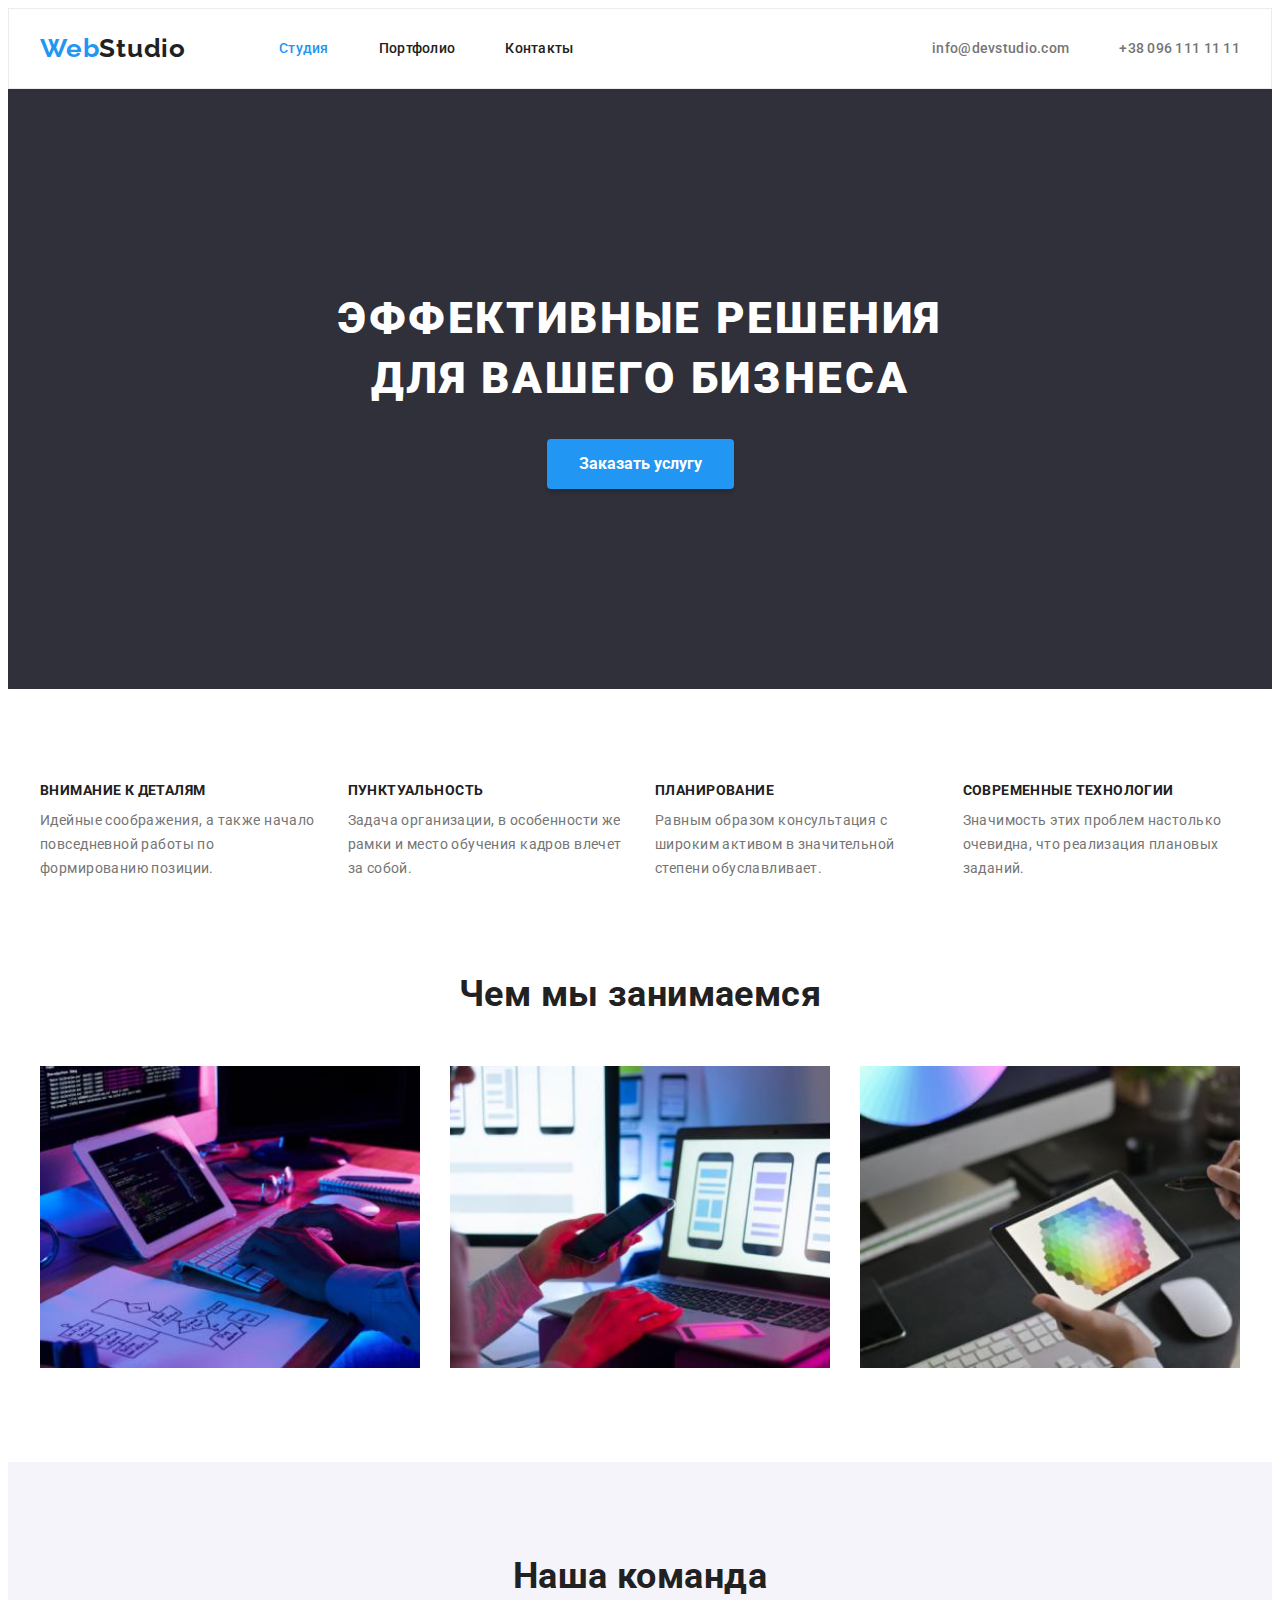
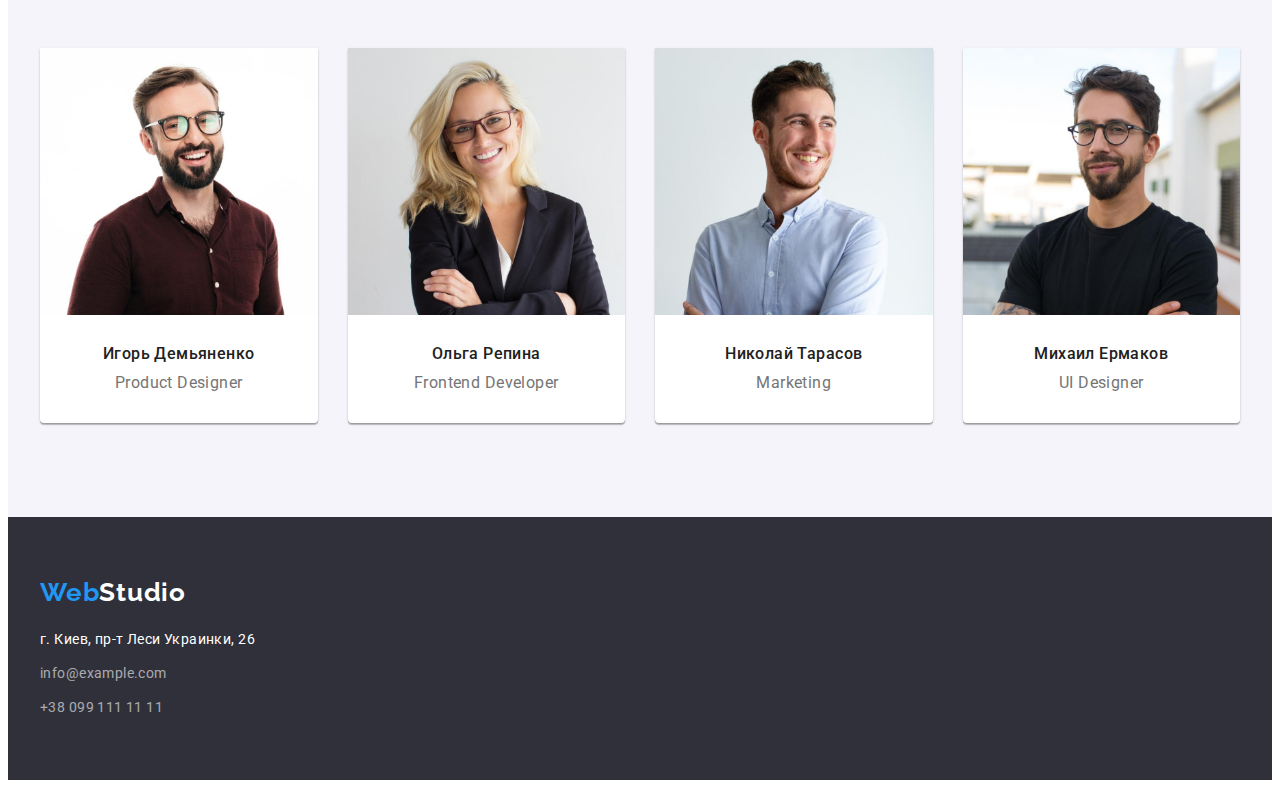
<file: index.html>
<!DOCTYPE html>
<html lang="ru">
  <head>
    <meta charset="UTF-8" />
    <meta http-equiv="X-UA-Compatible" content="IE=edge" />
    <meta name="viewport" content="width=h, initial-scale=1.0" />
    <title>WebStudio</title>
    <link rel="preconnect" href="https://fonts.googleapis.com" />
    <link rel="preconnect" href="https://fonts.gstatic.com" crossorigin />
    <link
      href="https://fonts.googleapis.com/css2?family=Raleway:wght@700&family=Roboto:wght@400;500;700;900&display=swap"
      rel="stylesheet"
    />
    <link
      rel="stylesheet"
      href="https://cdnjs.cloudflare.com/ajax/libs/modern-normalize/1.1.0/modern-normalize.min.css"
      integrity="sha512-wpPYUAdjBVSE4KJnH1VR1HeZfpl1ub8YT/NKx4PuQ5NmX2tKuGu6U/JRp5y+Y8XG2tV+wKQpNHVUX03MfMFn9Q=="
      crossorigin="anonymous"
      referrerpolicy="no-referrer"
    />
    <link rel="stylesheet" href="./css/styles.css" />
  </head>
  <body>
    <header class="header">
      <div class="header-container container">
        <nav class="navigation">
          <a class="logo link" href="">Web<span class="logo-header">Studio</span></a>
          <ul class="list nav-link">
            <li class="item"><a class="header-link link active" href="./index.html">Студия</a></li>
            <li class="item"><a class="header-link link" href="./portfolio.html">Портфолио</a></li>
            <li class="item"><a class="header-link link" href="">Контакты</a></li>
          </ul>
        </nav>
        <ul class="header-contact list">
          <li class="item">
            <a class="header-link link" href="mailto:info@devstudio.com">info@devstudio.com</a>
          </li>
          <li class="item">
            <a class="header-link link" href="tel:+380961111111">+38 096 111 11 11</a>
          </li>
        </ul>
      </div>
    </header>
    <main>
      <section class="hero">
        <h1 class="hero-title">Эффективные решения для вашего бизнеса</h1>
        <button class="hero-button" type="button">Заказать услугу</button>
      </section>
      <section class="features section">
        <div class="container">
          <h2 class="visually-hidden">Особенности</h2>
          <ul class="card-set list">
            <li class="datails-list card-set-list">
              <h3 class="datails-list-tittle">Внимание к деталям</h3>
              <p class="datails-list-desсription">
                Идейные соображения, а также начало повседневной работы по формированию позиции.
              </p>
            </li>
            <li class="datails-list card-set-list">
              <h3 class="datails-list-tittle">Пунктуальность</h3>
              <p class="datails-list-desсription">
                Задача организации, в особенности же рамки и место обучения кадров влечет за собой.
              </p>
            </li>
            <li class="datails-list card-set-list">
              <h3 class="datails-list-tittle">Планирование</h3>
              <p class="datails-list-desсription">
                Равным образом консультация с широким активом в значительной степени обуславливает.
              </p>
            </li>
            <li class="datails-list card-set-list">
              <h3 class="datails-list-tittle">Современные технологии</h3>
              <p class="datails-list-desсription">
                Значимость этих проблем настолько очевидна, что реализация плановых заданий.
              </p>
            </li>
          </ul>
        </div>
      </section>
      <section class="work section">
        <div class="container">
          <h2 class="section-title">Чем мы занимаемся</h2>
          <ul class="card-set list">
            <li class="card-set-list">
              <img src="images/img1.jpg" alt="набор кода" width="370" height="294" />
            </li>
            <li class="card-set-list">
              <img src="images/img2.jpg" alt="разработка приложения" width="370" height="294" />
            </li>
            <li class="card-set-list">
              <img src="images/img3.jpg" alt="зарисовка дизайна" width="370" height="294" />
            </li>
          </ul>
        </div>
      </section>
      <section class="section team">
        <div class="container">
          <h2 class="section-title">Наша команда</h2>
          <ul class="card-set list">
            <li class="card-set-list team-list">
              <img src="images/img4.jpg" alt="Игорь Демьяненко" width="270" height="260" />
              <h3 class="team-title">Игорь Демьяненко</h3>
              <p class="team-text">Product Designer</p>
            </li>
            <li class="card-set-list team-list">
              <img src="images/img5.jpg" alt="Ольга Репина" width="270" height="260" />
              <h3 class="team-title">Ольга Репина</h3>
              <p class="team-text">Frontend Developer</p>
            </li>
            <li class="card-set-list team-list">
              <img src="images/img6.jpg" alt="Николай Тарасов" width="270" height="260" />
              <h3 class="team-title">Николай Тарасов</h3>
              <p class="team-text">Marketing</p>
            </li>
            <li class="card-set-list team-list">
              <img src="images/img7.jpg" alt="Михаил Ермаков" width="270" height="260" />
              <h3 class="team-title">Михаил Ермаков</h3>
              <p class="team-text">UI Designer</p>
            </li>
          </ul>
        </div>
      </section>
    </main>
    <footer class="footer">
      <div class="container">
        <a class="logo-link logo link" href="">Web<span class="logo-footer">Studio</span></a>
        <address>
          <ul class="list">
            <li class="address-list">
              <a
                class="address-link link"
                href="https://goo.gl/maps/6QJ51yKBGTuw5asM7"
                target="_blank"
                rel="noreferrer noopener"
                >г. Киев, пр-т Леси Украинки, 26</a
              >
            </li>
            <li class="address-list">
              <a class="address-link link" href="mailto:info@example.com">info@example.com</a>
            </li>
            <li class="address-list">
              <a class="address-link link" href="tel:+380991111111">+38 099 111 11 11</a>
            </li>
          </ul>
        </address>
      </div>
    </footer>
  </body>
</html>
</file>
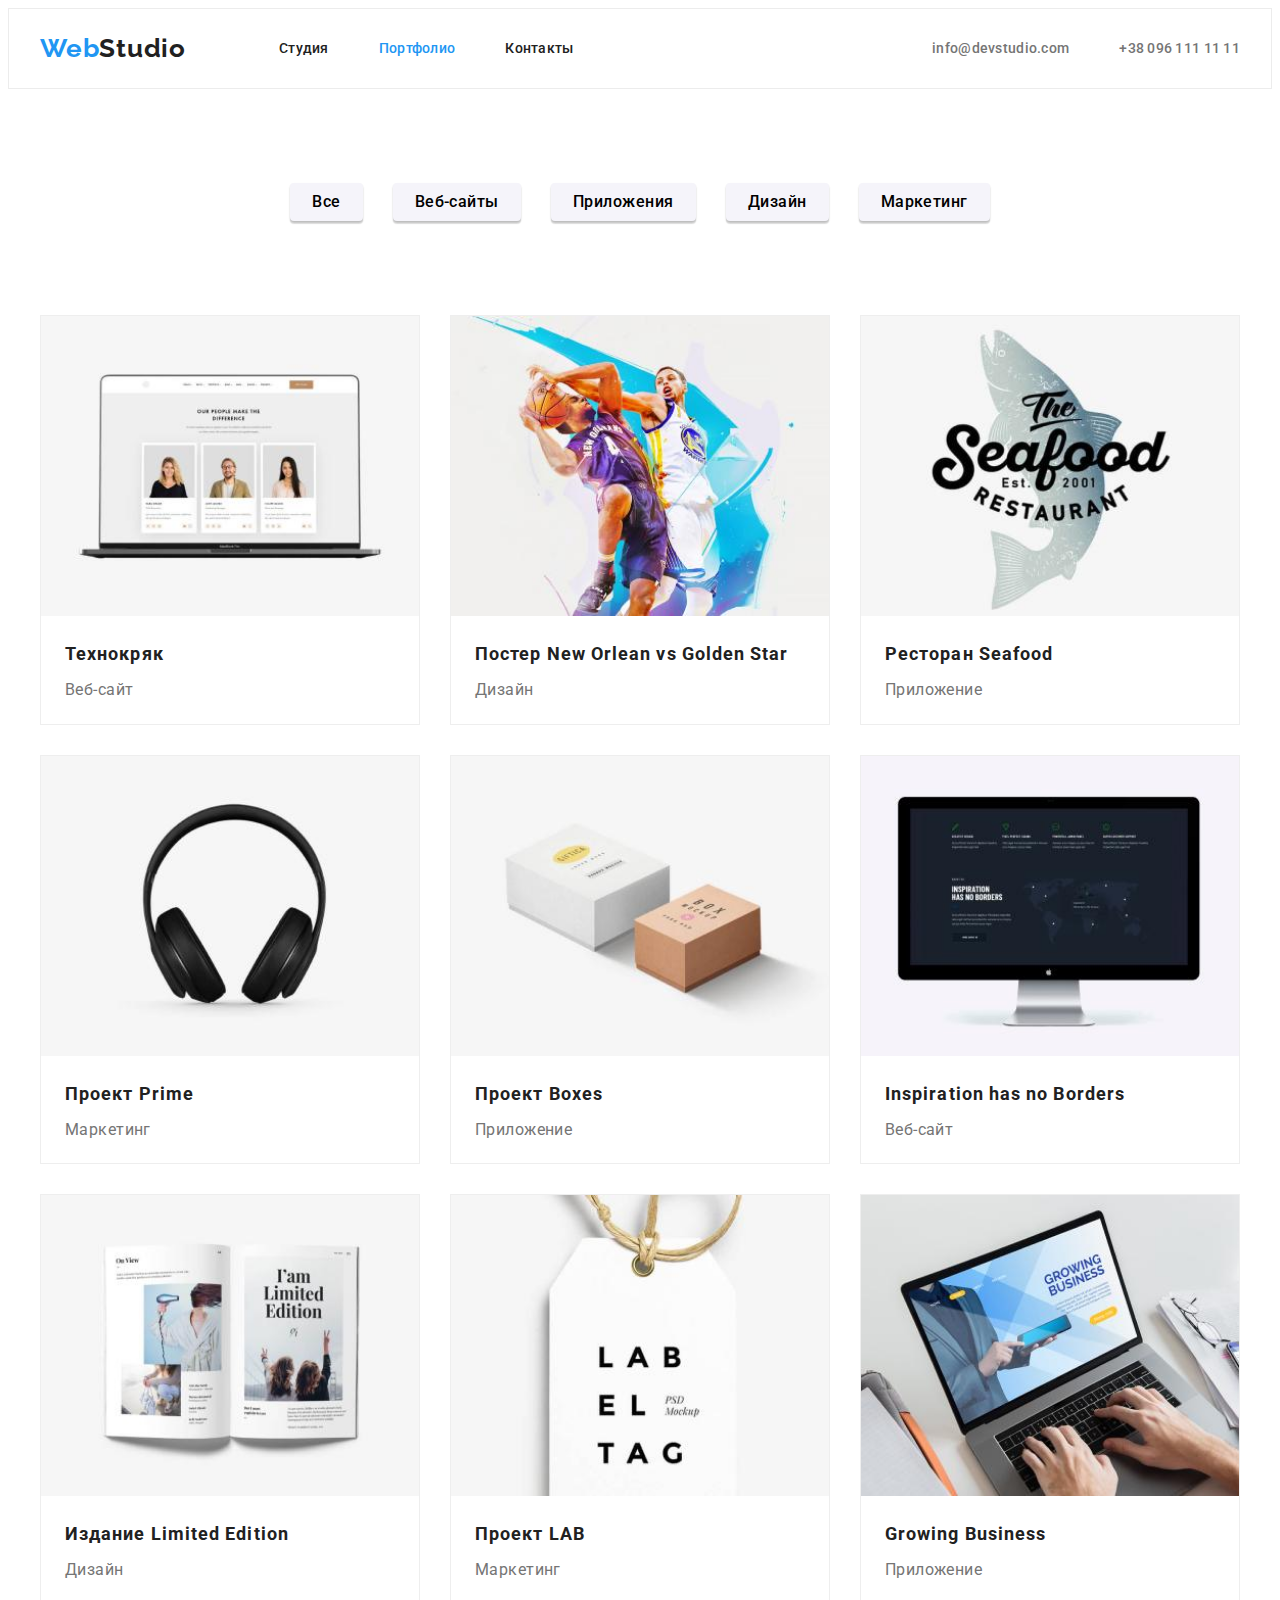
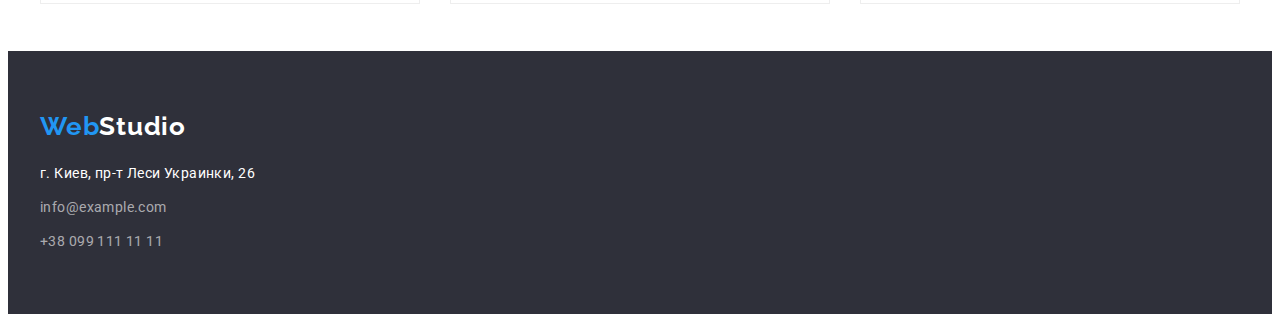
<file: portfolio.html>
<!DOCTYPE html>
<html lang="ru">
  <head>
    <meta charset="UTF-8" />
    <meta http-equiv="X-UA-Compatible" content="IE=edge" />
    <meta name="viewport" content="width=device-width, initial-scale=1.0" />
    <title>Portfolio</title>
    <link rel="preconnect" href="https://fonts.googleapis.com" />
    <link rel="preconnect" href="https://fonts.gstatic.com" crossorigin />
    <link
      href="https://fonts.googleapis.com/css2?family=Raleway:wght@700&family=Roboto:wght@400;500;700;900&display=swap"
      rel="stylesheet"
    />
    <link
      rel="stylesheet"
      href="https://cdnjs.cloudflare.com/ajax/libs/modern-normalize/1.1.0/modern-normalize.min.css"
      integrity="sha512-wpPYUAdjBVSE4KJnH1VR1HeZfpl1ub8YT/NKx4PuQ5NmX2tKuGu6U/JRp5y+Y8XG2tV+wKQpNHVUX03MfMFn9Q=="
      crossorigin="anonymous"
      referrerpolicy="no-referrer"
    />
    <link rel="stylesheet" href="./css/styles.css" />
  </head>
  <body>
    <header class="header">
      <div class="header-container container">
        <nav class="navigation">
          <a class="logo link" href="">Web<span class="logo-header">Studio</span></a>
          <ul class="list nav-link">
            <li class="item"><a class="header-link link" href="./index.html">Студия</a></li>
            <li class="item">
              <a class="header-link link active" href="./portfolio.html">Портфолио</a>
            </li>
            <li class="item"><a class="header-link link" href="">Контакты</a></li>
          </ul>
        </nav>
        <ul class="header-contact list">
          <li class="item">
            <a class="header-link link" href="mailto:info@devstudio.com">info@devstudio.com</a>
          </li>
          <li class="item">
            <a class="header-link link" href="tel:+380961111111">+38 096 111 11 11</a>
          </li>
        </ul>
      </div>
    </header>
    <main>
      <section class="portfolio section">
        <div class="container">
          <ul class="list portfolio-filter">
            <li class="portfolio-filter-link">
              <button class="portfolio-button" type="button">Все</button>
            </li>
            <li class="portfolio-filter-link">
              <button class="portfolio-button" type="button">Веб-сайты</button>
            </li>
            <li class="portfolio-filter-link">
              <button class="portfolio-button" type="button">Приложения</button>
            </li>
            <li class="portfolio-filter-link">
              <button class="portfolio-button" type="button">Дизайн</button>
            </li>
            <li class="portfolio-filter-link">
              <button class="portfolio-button" type="button">Маркетинг</button>
            </li>
          </ul>
          <ul class="list card-set">
            <li class="card-set-list portfolio-gallery">
              <a class="link" href="" target="_blank">
                <img src="./images/img8.jpg" alt="Веб-сайт на ноутбуке" width="370" />
                <h2 class="portfolio-title">Технокряк</h2>
                <p class="portfolio-text">Веб-сайт</p>
              </a>
            </li>
            <li class="card-set-list portfolio-gallery">
              <a class="link" href="" target="_blank">
                <img src="./images/img9.jpg" alt="Постер баскетболистов" width="370" />
                <h2 class="portfolio-title">Постер New Orlean vs Golden Star</h2>
                <p class="portfolio-text">Дизайн</p>
              </a>
            </li>
            <li class="card-set-list portfolio-gallery">
              <a class="link" href="" target="_blank">
                <img src="./images/img10.jpg" alt="Логотип рыбного ресторана" width="370" />
                <h2 class="portfolio-title">Ресторан Seafood</h2>
                <p class="portfolio-text">Приложение</p>
              </a>
            </li>
            <li class="card-set-list portfolio-gallery">
              <a class="link" href="" target="_blank">
                <img src="./images/img11.jpg" alt="Наушники" width="370" />
                <h2 class="portfolio-title">Проект Prime</h2>
                <p class="portfolio-text">Маркетинг</p>
              </a>
            </li>
            <li class="card-set-list portfolio-gallery">
              <a class="link" href="" target="_blank">
                <img src="./images/img12.jpg" alt="Коробки-блоки" width="370" />
                <h2 class="portfolio-title">Проект Boxes</h2>
                <p class="portfolio-text">Приложение</p>
              </a>
            </li>
            <li class="card-set-list portfolio-gallery">
              <a class="link" href="" target="_blank">
                <img src="./images/img13.jpg" alt="Веб-сайт на пк" width="370" />
                <h2 class="portfolio-title">Inspiration has no Borders</h2>
                <p class="portfolio-text">Веб-сайт</p>
              </a>
            </li>
            <li class="card-set-list portfolio-gallery">
              <a class="link" href="" target="_blank">
                <img src="./images/img14.jpg" alt="Каталог" width="370" />
                <h2 class="portfolio-title">Издание Limited Edition</h2>
                <p class="portfolio-text">Дизайн</p>
              </a>
            </li>
            <li class="card-set-list portfolio-gallery">
              <a class="link" href="" target="_blank">
                <img src="./images/img15.jpg" alt="Этикетка" width="370" />
                <h2 class="portfolio-title">Проект LAB</h2>
                <p class="portfolio-text">Маркетинг</p>
              </a>
            </li>
            <li class="card-set-list portfolio-gallery">
              <a class="link" href="" target="_blank">
                <img src="./images/img16.jpg" alt="Приложение" width="370" />
                <h2 class="portfolio-title">Growing Business</h2>
                <p class="portfolio-text">Приложение</p>
              </a>
            </li>
          </ul>
        </div>
      </section>
    </main>
    <footer class="footer">
      <div class="container">
        <a class="logo-link logo link" href="">Web<span class="logo-footer">Studio</span></a>
        <address>
          <ul class="list">
            <li class="address-list">
              <a
                class="address-link link"
                href="https://goo.gl/maps/6QJ51yKBGTuw5asM7"
                target="_blank"
                rel="noreferrer noopener"
                >г. Киев, пр-т Леси Украинки, 26</a
              >
            </li>
            <li class="address-list">
              <a class="address-link link" href="mailto:info@example.com">info@example.com</a>
            </li>
            <li class="address-list">
              <a class="address-link link" href="tel:+380991111111">+38 099 111 11 11</a>
            </li>
          </ul>
        </address>
      </div>
    </footer>
  </body>
</html>
</file>
<file: css/styles.css>
:root {
  --primary-color: #ffffff;
  --title-text-color: #212121;
  --description-text-color: #757575;
  --primary-font-family: 'Roboto', sans-serif;
  --accent-color: #2196f3;
  --button-hover-color: #188ce8;
  --section-background-color: #2f303a;
  --secondary-background-color: #f5f4fa;
  --footer-color-link: rgba(255, 255, 255, 0.6);
  --card-list: 3;
  --card-gap: 30px;
}
body {
  font-family: Roboto, sans-serif;
  color: var(--description-text-color);
  font-size: 14px;
  line-height: 1.71;
  letter-spacing: 0.03em;
}
address {
  font-style: inherit;
}
h1,
h2,
h3,
h4,
h5,
h6,
p {
  margin-top: 0;
  margin-bottom: 0;
}
ul,
ol {
  margin-top: 0;
  margin-bottom: 0;
  padding-left: 0;
}
img {
  display: block;
  width: 100%;
  height: auto;
}
.list {
  list-style-type: none;
}
.link {
  text-decoration: none;
  color: inherit;
}
/* components */
.section {
  padding-top: 94px;
  padding-bottom: 94px;
}
.container {
  width: 1200px;
  padding-left: 15px;
  padding-right: 15px;
  margin-left: auto;
  margin-right: auto;
}
.logo {
  font-family: Raleway;
  font-weight: bold;
  font-size: 26px;
  line-height: 1.19;
  color: var(--accent-color);
  letter-spacing: 0.03em;
}
.card-set {
  display: flex;
  flex-wrap: wrap;
  margin-left: calc(var(--card-gap) * -1);
  margin-top: calc(var(--card-gap) * -1);
}
.card-set-list {
  flex-basis: calc(100% / var(--card-list) - var(--card-gap));
  margin-left: var(--card-gap);
  margin-top: var(--card-gap);
}
/* ========Header========  */
.header {
  padding-top: 24px;
  padding-bottom: 24px;
  border: 1px solid #ececec;
}
.header .logo {
  margin-right: 93px;
}
.header-container {
  display: flex;
  align-items: center;
  justify-content: space-between;
}

.logo-header {
  color: var(--title-text-color);
}
.navigation {
  display: flex;
  align-items: center;
}
.nav-link {
  display: flex;
  color: var(--title-text-color);
}
.nav-link .item:not(:last-child) {
  margin-right: 50px;
}
.nav-contact {
  margin-left: auto;
}
.header-contact {
  display: flex;
}
.header-contact .item:not(:last-child) {
  margin-right: 50px;
  margin-left: auto;
}
.header-link {
  padding-top: 32px;
  padding-bottom: 32px;
  font-weight: 500;
  font-size: 14px;
  line-height: 1.14;
  letter-spacing: 0.02em;
}
.header-link:hover,
.header-link:focus,
.active {
  color: var(--accent-color);
}
/* ========Hero========  */
.hero {
  padding-top: 200px;
  padding-bottom: 200px;
  background-color: var(--section-background-color);
  text-align: center;
}
.hero-title {
  max-width: 700px;
  margin-right: auto;
  margin-left: auto;
  margin-bottom: 30px;
  color: var(--primary-color);
  font-weight: 900;
  font-size: 44px;
  line-height: 1.36;
  letter-spacing: 0.06em;
  text-transform: uppercase;
}
.hero-button {
  padding: 10px 32px;
  border: none;
  border-radius: 4px;
  box-shadow: 0px 4px 4px rgba(0, 0, 0, 0.15);
  color: var(--primary-color);
  background-color: var(--accent-color);
  font-family: var(--primary-font-family);
  font-weight: bold;
  font-size: 16px;
  line-height: 1.88;
  cursor: pointer;
}
.hero-button:hover,
.hero-button:focus {
  background-color: var(--button-hover-color);
}
/* ========Features======== */
.visually-hidden {
  position: absolute;
  width: 1px;
  height: 1px;
  margin: -1px;
  padding: 0;
  overflow: hidden;
  border: 0;
  clip: rect(0 0 0 0);
}
.features {
  padding-bottom: 47px;
}
.datails-list {
  --card-list: 4;
}
.datails-list-tittle {
  font-size: inherit;
  color: var(--title-text-color);
  line-height: 1.14;
  text-transform: uppercase;
  padding-bottom: 10px;
}
/* ========Work example======== */
.work {
  padding-top: 47px;
}
.section-title {
  color: var(--title-text-color);
  font-size: 36px;
  line-height: 1.16;
  text-align: center;
  margin-bottom: 50px;
}
/* ========Team section======== */
.team {
  background-color: var(--secondary-background-color);
}
.team-list {
  --card-list: 4;
  background-color: var(--primary-color);
  box-shadow: 0px 1px 3px rgba(0, 0, 0, 0.12), 0px 1px 1px rgba(0, 0, 0, 0.14),
    0px 2px 1px rgba(0, 0, 0, 0.2);
  border-radius: 0px 0px 4px 4px;
}
.team-title,
.team-text {
  font-size: 16px;
  line-height: 1.18;
  text-align: center;
}
.team-title {
  margin-bottom: 10px;
  padding-top: 30px;
  font-weight: 500;
  color: var(--title-text-color);
}
.team-text {
  padding-bottom: 30px;
}
/* ========Footer======== */
.footer {
  background: var(--section-background-color);
}
.logo-footer {
  color: var(--primary-color);
}
.logo-link {
  display: flex;
  margin-bottom: 20px;
  padding-top: 60px;
}
.address-list {
  margin-bottom: 10px;
}
.address-list:nth-child(3) {
  padding-bottom: 60px;
}
.address-link {
  color: var(--footer-color-link);
}
.address-link[target='_blank'] {
  color: var(--primary-color);
}
.address-link:hover,
.header-link:focus {
  color: var(--accent-color);
}
/* ========Portfolio button======== */
.portfolio {
  padding-top: 47px;
  padding-bottom: 47px;
}
.portfolio-filter {
  display: flex;
  padding-top: 47px;
  justify-content: center;
  margin-bottom: 94px;
}
.portfolio-button {
  padding: 6px 22px;
  border: none;
  background-color: var(--secondary-background-color);
  font-family: var(--primary-font-family);
  font-weight: 500;
  font-size: 16px;
  line-height: 1.62;
  text-align: center;
  letter-spacing: 0.03em;
  cursor: pointer;
  box-shadow: 0px 3px 1px rgba(0, 0, 0, 0.1), 0px 1px 2px rgba(0, 0, 0, 0.08),
    0px 2px 2px rgba(0, 0, 0, 0.12);
  border-radius: 4px;
}
.portfolio-filter-link:not(:last-child) {
  margin-right: 30px;
}
.portfolio-button:hover,
.portfolio-button:focus {
  color: var(--primary-color);
  background-color: var(--accent-color);
}
.portfolio-gallery {
  border: 1px solid #eeeeee;
  box-sizing: border-box;
}
.portfolio-title {
  color: var(--title-text-color);
  font-size: 18px;
  line-height: 2;
  letter-spacing: 0.06em;
  margin-bottom: 4px;
  padding-top: 20px;
  padding-left: 24px;
  padding-right: 24px;
}
.portfolio-text {
  font-size: 16px;
  padding-bottom: 20px;
  padding-left: 24px;
  padding-right: 24px;
}
</file>
